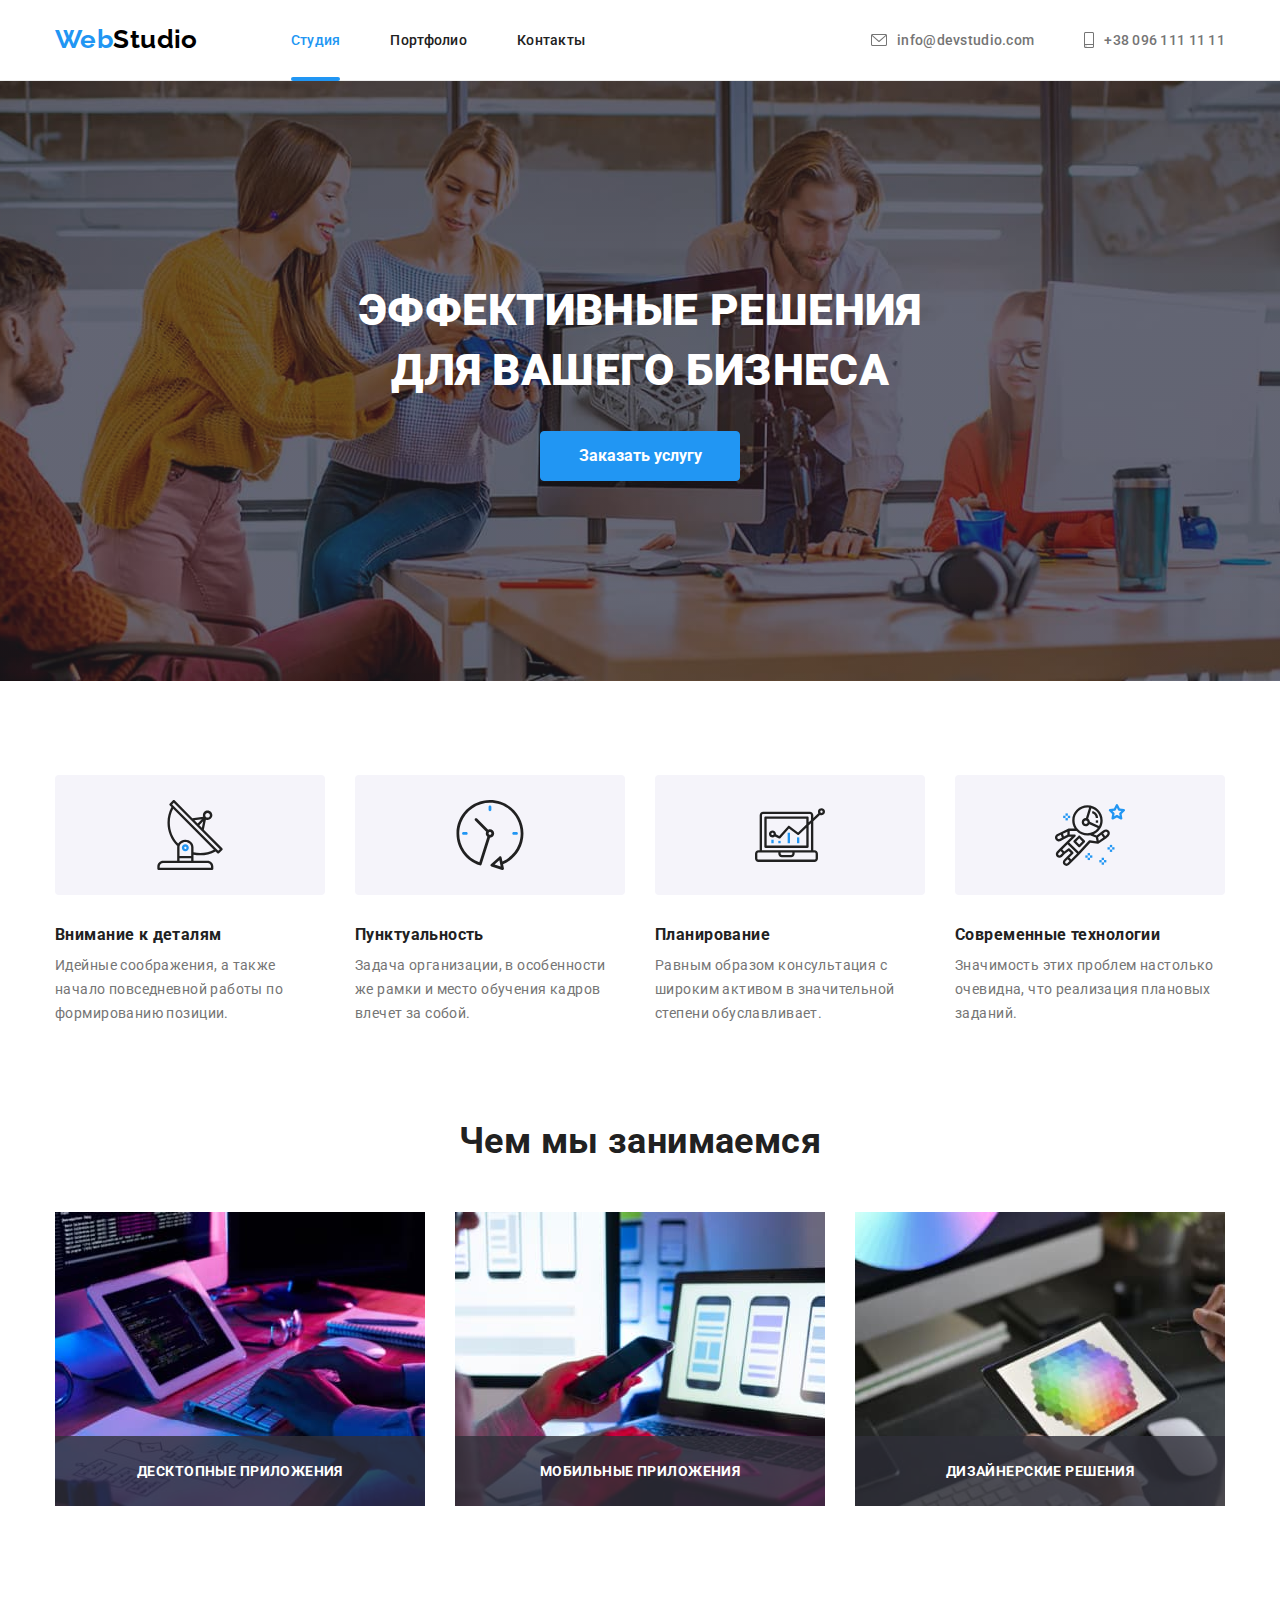
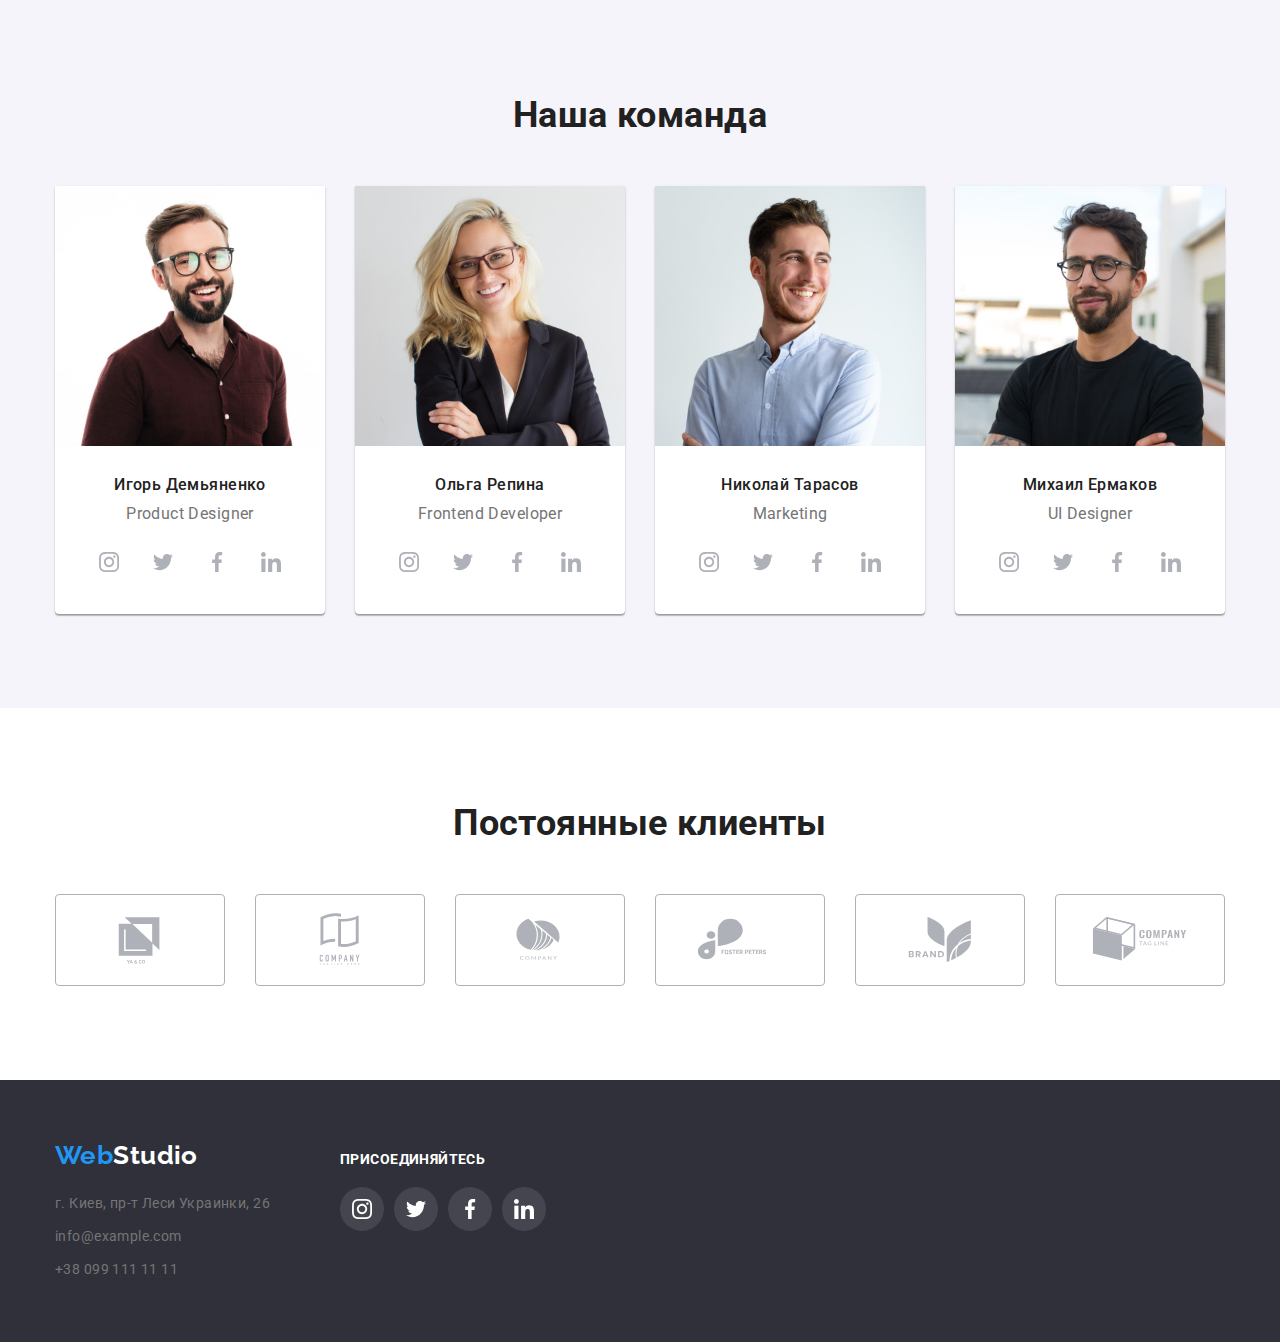
<file: index.html>
<!DOCTYPE html>
<html lang="ru">
<head>
    <meta charset="UTF-8">
    <meta http-equiv="X-UA-Compatible" content="IE=edge">
    <meta name="viewport" content="width=device-width, initial-scale=1.0">
    <title>WebStudio (Version 2.1)</title>
        <link rel="preconnect" href="https://fonts.googleapis.com">
    <link rel="preconnect" href="https://fonts.gstatic.com" crossorigin>
    <link href="https://fonts.googleapis.com/css2?family=Raleway:wght@700&family=Roboto:wght@400;500;700;900&display=swap"
        rel="stylesheet">
    <link rel="stylesheet" href="https://cdnjs.cloudflare.com/ajax/libs/modern-normalize/1.1.0/modern-normalize.min.css">
    <link rel="stylesheet" href="./css/styles.css">
    </head>
<body>
    <!-- header-->
    <header class="header-nav">
    <div class="header-div container">
    
            <a lang="en" href="./index.html" class="logo-link"><span class="logo-accent">Web</span><span
                    class="logo-header">Studio</span></a>
            
            <nav>
                <ul class="nav list">
                    <li><a class="nav-link current" href="./index.html">Студия</a></li>
                    <li><a class="nav-link" href="./portfolio.html">Портфолио</a></li>
                    <li><a class="nav-link" href="">Контакты</a></li>
                </ul>
            </nav>
                <ul class="contact-list">
                    <li><a class="nav-contact" href="mailto:info@devstudio.com">
                        <svg class="contacts-icon" width="16" height="12">
                            <use href="./images/icons.svg#icon-envelope"></use>
                        </svg>
                        info@devstudio.com</a></li>
                    <li><a class="nav-contact" href="tel:+380961111111">
                        <svg class="contacts-icon" width="10" height="16">
                            <use href="./images/icons.svg#icon-smartphone"></use>
                        </svg>
                        +38 096 111 11 11</a></li>
                </ul>
    
    </div>
    </header>
        <!-- main -->
    <main>
        <!--Герой-->
        <section class="hero">
            <div class="container">
            <h1 class="hero-title">Эффективные решения <br>для вашего бизнеса</h1>
            <button class="hero-button" type="button" data-modal-open>Заказать услугу</button>
            </div>
        </section>
        
            <!-- Особенности -->
        <section class="features section">
            <div class="container">
                    <h2 class="section-title-hidden">Особенности</h2>
                    <ul class="features list">
                        <li class="features-list-item">
                            <div class="features-icon-box">
                                <svg class="features-icon">
                                    <use href="./images/icons.svg#icon-antenna-1"></use>
                                </svg>
                            </div>
                                
                            <h3 class="title-text">Внимание к деталям</h3>
                            <p class="features-paragraph">Идейные соображения, а также начало повседневной работы по формированию позиции.
                            </p>
                        </li>
                        <li class="features-list-item">
                            <div class="features-icon-box">
                                <svg class="features-icon">
                                    <use href="./images/icons.svg#icon-clock-1"></use>
                                </svg>
                            </div>
                                
                            <h3 class="title-text">Пунктуальность</h3>
                            <p class="features-paragraph">Задача организации, в особенности же рамки и место обучения кадров влечет за
                                собой.</p>
                        </li>
                        <li class="features-list-item">
                            <div class="features-icon-box">
                                <svg class="features-icon">
                                    <use href="./images/icons.svg#icon-diagram-1"></use>
                                </svg>
                            </div>

                            <h3 class="title-text">Планирование</h3>
                            <p class="features-paragraph">Равным образом консультация с широким активом в значительной степени
                                обуславливает.</p>
                        </li>
                        <li class="features-list-item">
                            <div class="features-icon-box">
                                <svg class="features-icon">
                                    <use href="./images/icons.svg#icon-astronaut-1"></use>
                                </svg>
                            </div>
                            <h3 class="title-text">Современные технологии</h3>
                            <p class="features-paragraph">Значимость этих проблем настолько очевидна, что реализация плановых заданий.</p>
                        </li>
                    </ul>

            </div>

        </section>

        <!--Чем мы занимаемся-->
        <section class="occupation section">
            <div class="container">
                <h2 class="section-title">Чем мы занимаемся</h2>
                <ul class="occupation list">
                    <li class="occupation-item"><img src="./images/box1.jpg" alt="печатаем" width="370">
                        <div class="occupation-overlay"></div>
                        <span class="occupation-text">Десктопные приложения</span>

                    </li>
                    <li class="occupation-item"><img src="./images/box2.jpg" alt="смотрим в телефон" width="370">
                        <div class="occupation-overlay"></div>
                        <span class="occupation-text">Мобильные приложения</span>
                    </li>
                    <li class="occupation-item"><img src="./images/box3.jpg" alt="выбираем цвета в планшете" width="370">
                    <div class="occupation-overlay"></div>
                    <span class="occupation-text">Дизайнерские решения</span>
                    </li>
                </ul>

            </div>

        </section>

        <!--Наша команда-->
        <section class="team section">
            <div class="container">
                        <h2 class="section-title">Наша команда</h2>
                        <ul class="team list">
                            <li class="team-member"><img src="./images/teamcard1.jpg" alt="Игорь Демьяненко" width="270">
                                <div class="team-card">
                                    <h3 class="team-name">Игорь Демьяненко</h3>
                                    <p class="team-job">Product Designer</p>
                                    <ul class="team-social">
                                        <li class="team-social-item">
                                            <a href="" class="team-social-link" aria-label="instagram link" rel="noreferrer noopener">
                                                <svg class="team-social-icon">
                                                    <use href="./images/icons.svg#icon-instagram-2"></use>
                                                </svg>
                                            </a>                                            
                                        </li>

                                        <li class="team-social-item">
                                            <a href="" class="team-social-link" aria-label="twitter link" rel="noreferrer noopener">
                                                <svg class="team-social-icon">
                                                    <use href="./images/icons.svg#icon-twitter-1"></use>
                                                </svg>
                                            </a>                                            
                                        </li>

                                        <li class="team-social-item">
                                            <a href="" class="team-social-link" aria-label="facebook link" rel="noreferrer noopener">
                                                <svg class="team-social-icon">
                                                    <use href="./images/icons.svg#icon-facebook-1"></use>
                                                </svg>
                                            </a>                                            
                                        </li>

                                        <li class="team-social-item">
                                            <a href="" class="team-social-link" aria-label="linkedin link" rel="noreferrer noopener">
                                                <svg class="team-social-icon">
                                                    <use href="./images/icons.svg#icon-linkedin-1"></use>
                                                </svg>
                                            </a>                                            
                                        </li>
                                    </ul>
                                </div>
                            </li>

                            <li class="team-member">
                                <img src="./images/teamcard2.jpg" alt="Ольга Репина" width="270">
                                <div class="team-card">
                                    <h3 class="team-name">Ольга Репина</h3>
                                    <p class="team-job">Frontend Developer</p>
                                    <ul class="team-social">
                                        <li class="team-social-item">
                                            <a href="" class="team-social-link" aria-label="instagram link" rel="noreferrer noopener">
                                                <svg class="team-social-icon">
                                                    <use href="./images/icons.svg#icon-instagram-2"></use>
                                                </svg>
                                            </a>
                                        </li>
                                    
                                        <li class="team-social-item">
                                            <a href="" class="team-social-link" aria-label="twitter link" rel="noreferrer noopener">
                                                <svg class="team-social-icon">
                                                    <use href="./images/icons.svg#icon-twitter-1"></use>
                                                </svg>
                                            </a>
                                        </li>
                                    
                                        <li class="team-social-item">
                                            <a href="" class="team-social-link" aria-label="facebook link" rel="noreferrer noopener">
                                                <svg class="team-social-icon">
                                                    <use href="./images/icons.svg#icon-facebook-1"></use>
                                                </svg>
                                            </a>
                                        </li>
                                    
                                        <li class="team-social-item">
                                            <a href="" class="team-social-link" aria-label="linkedin link" rel="noreferrer noopener">
                                                <svg class="team-social-icon">
                                                    <use href="./images/icons.svg#icon-linkedin-1"></use>
                                                </svg>
                                            </a>
                                        </li>
                                    </ul>
                                </div>
                            </li>

                            <li class="team-member">
                                <img src="./images/teamcard3.jpg" alt="Николай Тарасов" width="270">
                                <div class="team-card">
                                    <h3 class="team-name">Николай Тарасов</h3>
                                    <p class="team-job">Marketing</p>
                                    <ul class="team-social">
                                        <li class="team-social-item">
                                            <a href="" class="team-social-link" aria-label="instagram link" rel="noreferrer noopener">
                                                <svg class="team-social-icon">
                                                    <use href="./images/icons.svg#icon-instagram-2"></use>
                                                </svg>
                                            </a>
                                        </li>
                                    
                                        <li class="team-social-item">
                                            <a href="" class="team-social-link" aria-label="twitter link" rel="noreferrer noopener">
                                                <svg class="team-social-icon">
                                                    <use href="./images/icons.svg#icon-twitter-1"></use>
                                                </svg>
                                            </a>
                                        </li>
                                    
                                        <li class="team-social-item">
                                            <a href="" class="team-social-link" aria-label="facebook link" rel="noreferrer noopener">
                                                <svg class="team-social-icon">
                                                    <use href="./images/icons.svg#icon-facebook-1"></use>
                                                </svg>
                                            </a>
                                        </li>
                                    
                                        <li class="team-social-item">
                                            <a href="" class="team-social-link" aria-label="linkedin link" rel="noreferrer noopener">
                                                <svg class="team-social-icon">
                                                    <use href="./images/icons.svg#icon-linkedin-1"></use>
                                                </svg>
                                            </a>
                                        </li>
                                    </ul>
                                </div>
                            </li>

                            <li class="team-member">
                                <img src="./images/teamcard4.jpg" alt="Михаил Ермаков" width="270">
                                <div class="team-card">
                                    <h3 class="team-name">Михаил Ермаков</h3>
                                    <p class="team-job">UI Designer</p>
                                    <ul class="team-social">
                                        <li class="team-social-item">
                                            <a href="" class="team-social-link" aria-label="instagram link" rel="noreferrer noopener">
                                                <svg class="team-social-icon">
                                                    <use href="./images/icons.svg#icon-instagram-2"></use>
                                                </svg>
                                            </a>
                                        </li>
                                    
                                        <li class="team-social-item">
                                            <a href="" class="team-social-link" aria-label="twitter link" rel="noreferrer noopener">
                                                <svg class="team-social-icon">
                                                    <use href="./images/icons.svg#icon-twitter-1"></use>
                                                </svg>
                                            </a>
                                        </li>
                                    
                                        <li class="team-social-item">
                                            <a href="" class="team-social-link" aria-label="facebook link" rel="noreferrer noopener">
                                                <svg class="team-social-icon">
                                                    <use href="./images/icons.svg#icon-facebook-1"></use>
                                                </svg>
                                            </a>
                                        </li>
                                    
                                        <li class="team-social-item">
                                            <a href="" class="team-social-link" aria-label="linkedin link" rel="noreferrer noopener">
                                                <svg class="team-social-icon">
                                                    <use href="./images/icons.svg#icon-linkedin-1"></use>
                                                </svg>
                                            </a>
                                        </li>
                                    </ul>
                                </div>
                            </li>
                        </ul>

            </div>

        </section>

        <section class="clients section">
            <div class="container">
                <h2 class="section-title">Постоянные клиенты</h2>
                <ul class="clients-list">
                    <li class="clients-list-item">
                        <a href="" class="clients-link" aria-label="clien1 link" rel="noreferrer noopener">
                            <svg class="client-icon" width= "106" height= "60">
                                <use href="./images/icons.svg#icon-ya--co"></use>
                            </svg>
                        </a>
                    </li>
                    <li class="clients-list-item">
                        <a href="" class="clients-link" aria-label="client2 link" rel="noreferrer noopener">
                            <svg class="client-icon" width= "106" height= "60">
                                <use href="./images/icons.svg#icon-company-tagline-here"></use>
                            </svg>
                        </a>
                    </li>
                    <li class="clients-list-item">
                        <a href="" class="clients-link" aria-label="client3 link" rel="noreferrer noopener">
                            <svg class="client-icon" width= "106" height= "60">
                                <use href="./images/icons.svg#icon-company-circle"></use>
                            </svg>
                        </a>
                    </li>
                    <li class="clients-list-item">
                        <a href="" class="clients-link" aria-label="client4 link" rel="noreferrer noopener">
                            <svg class="client-icon" width= "106" height= "60">
                                <use href="./images/icons.svg#icon-foster-peters"></use>
                            </svg>
                        </a>
                    </li>
                    <li class="clients-list-item">
                        <a href="" class="clients-link" aria-label="client5 link" rel="noreferrer noopener">
                            <svg class="client-icon" width= "106" height= "60">
                                <use href="./images/icons.svg#icon-brand"></use>
                            </svg>
                        </a>
                    </li>
                    <li class="clients-list-item">
                        <a href="" class="clients-link" aria-label="client6 link" rel="noreferrer noopener">
                            <svg class="client-icon" width= "106" height= "60">
                                <use href="./images/icons.svg#icon-company-box"></use>
                            </svg>
                        </a>
                    </li>
                </ul>

            </div>

        </section>

    </main>

<!-- footer -->
        <footer class="footer">
            <div class="container"> 
        <section class="footer-container">

        <div>
        <a lang="en" href="./index.html" class="logo-link-footer"><span class="logo-accent">Web</span><span class="logo-footer">Studio</span></a>
        <address>
            <ul class="list footer-list">
                <li><a class="address" href="https://goo.gl/maps/949zWMk1F1yrqGog6" target="_blank" rel="noreferrer noopener">г. Киев, пр-т Леси Украинки, 26</a></li>
                <li><a class="address" href="mailto:info@example.com">info@example.com</a></li>
                <li><a class="address" href="tel:+380991111111">+38 099 111 11 11</a></li>
            </ul>
        </address>
        </div>

        <section class="join-section">
            <h3 class="join">присоединяйтесь</h3>
            <ul class="join-social">
                <li class="join-social-item">
                    <a href="" class="join-social-link" aria-label="instagram link" rel="noreferrer noopener">
                        <svg class="join-social-icon">
                            <use href="./images/icons.svg#icon-instagram-2"></use>
                        </svg>
                    </a>
                </li>
            
                <li class="join-social-item">
                    <a href="" class="join-social-link" aria-label="instagram link" rel="noreferrer noopener">
                        <svg class="join-social-icon">
                            <use href="./images/icons.svg#icon-twitter-1"></use>
                        </svg>
                    </a>
                </li>
            
                <li class="join-social-item">
                    <a href="" class="join-social-link" aria-label="instagram link" rel="noreferrer noopener">
                        <svg class="join-social-icon">
                            <use href="./images/icons.svg#icon-facebook-1"></use>
                        </svg>
                    </a>
                </li>
            
                <li class="join-social-item">
                    <a href="" class="join-social-link" aria-label="instagram link" rel="noreferrer noopener">
                        <svg class="join-social-icon">
                            <use href="./images/icons.svg#icon-linkedin-1"></use>
                        </svg>
                    </a>
                </li>
            </ul>
        </section>
            </div>

        </footer>

        <div class="backdrop is-hidden" data-modal>
            <div class="modal">
                <button class="modal-button" type="button" data-modal-close>
                    <svg class="modal-close">
                        <use href="images/icons.svg#icon-close"></use>
                    </svg>
                </button>
            </div>
        </div>

        <script src="./js/modal.js"></script>

    </body>
</html>
</file>
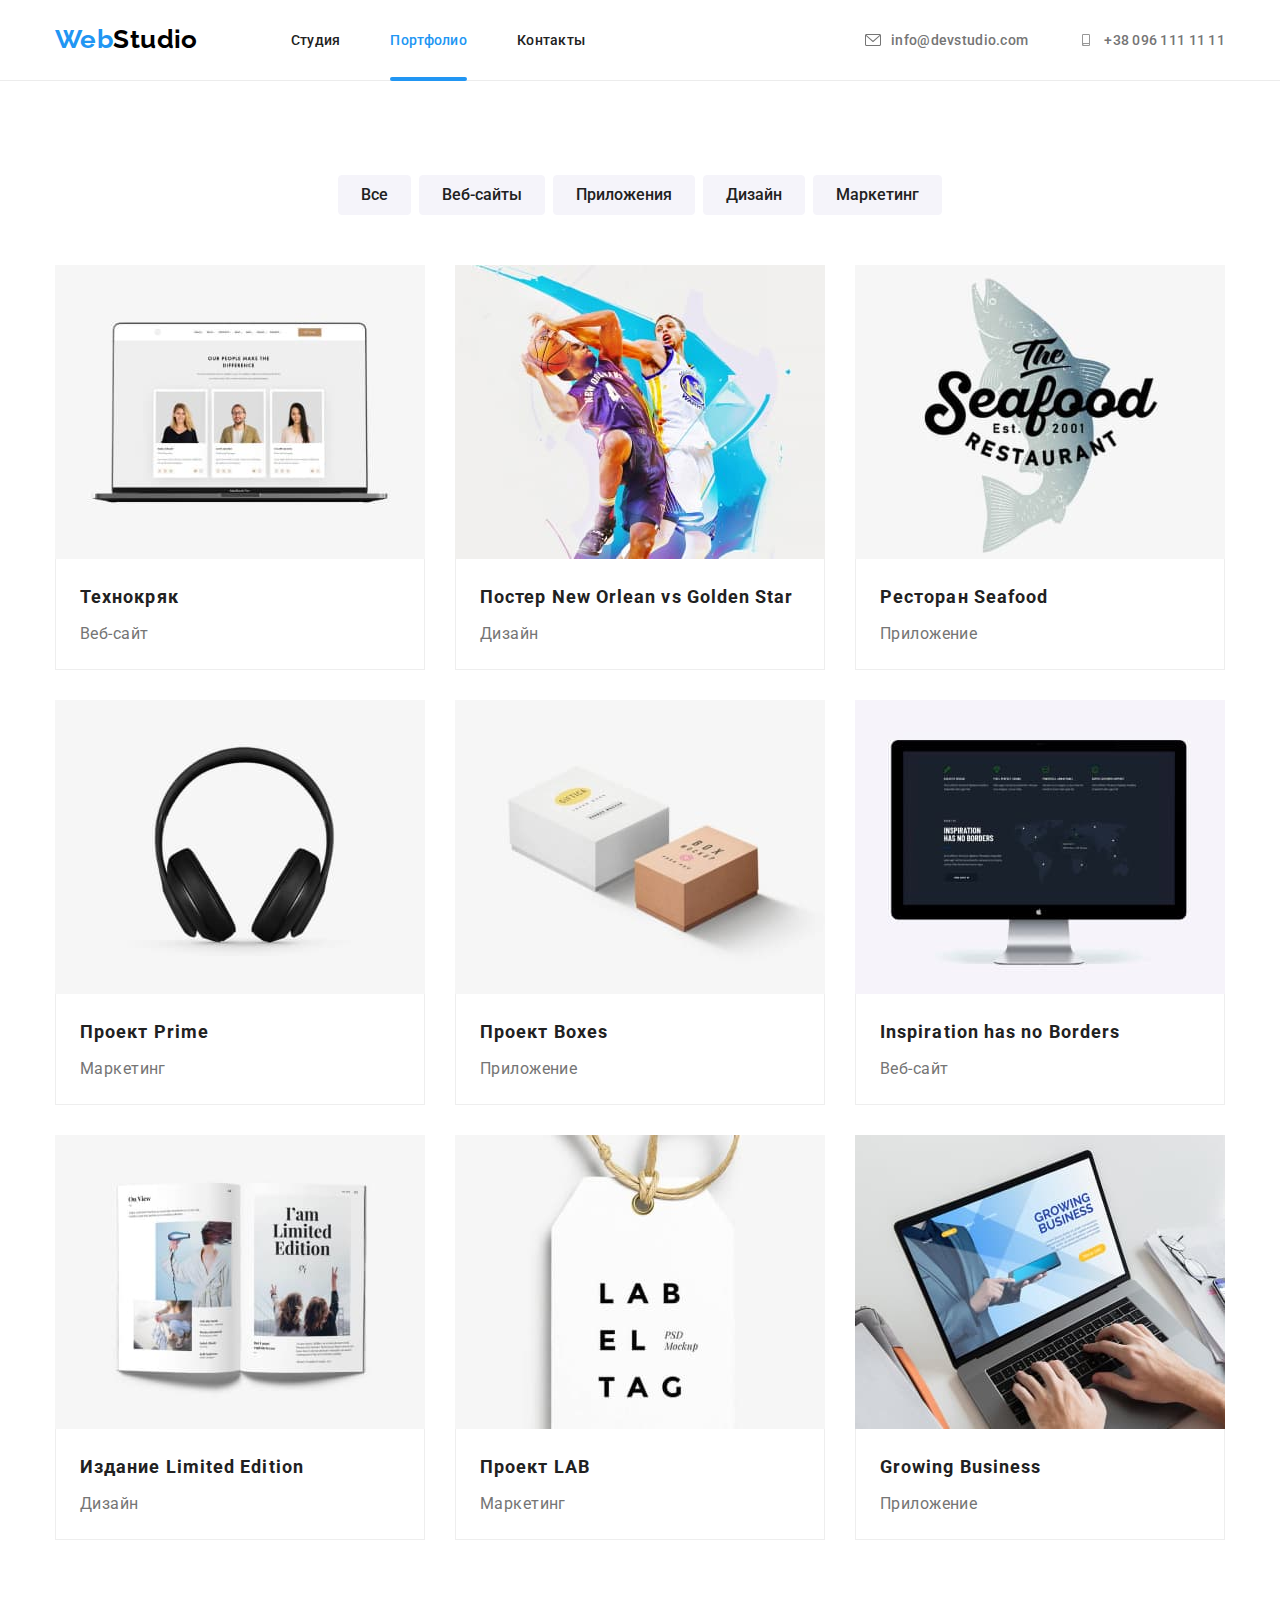
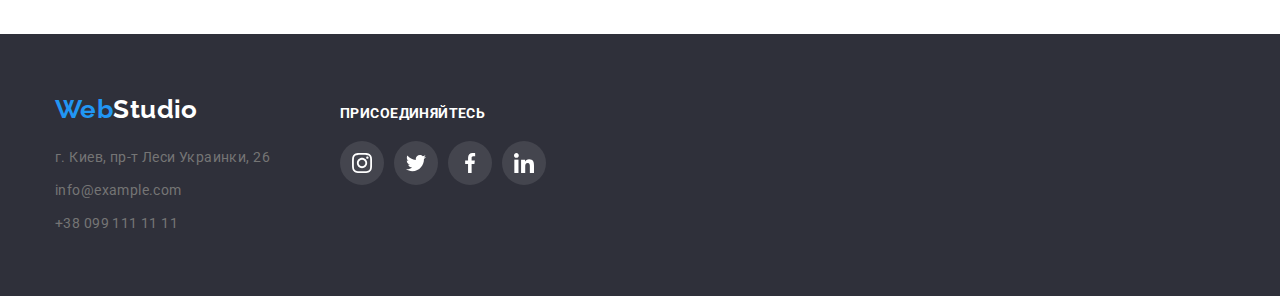
<file: portfolio.html>
<!DOCTYPE html>
<html lang="ru">

<head>
    <meta charset="UTF-8">
    <meta http-equiv="X-UA-Compatible" content="IE=edge">
    <meta name="viewport" content="width=device-width, initial-scale=1.0">
    <title>WebStudio (Version 2.1)</title>
    <link rel="preconnect" href="https://fonts.googleapis.com">
    <link rel="preconnect" href="https://fonts.gstatic.com" crossorigin>
    <link
        href="https://fonts.googleapis.com/css2?family=Raleway:wght@700&family=Roboto:wght@400;500;700;900&display=swap"
        rel="stylesheet">
    <link rel="stylesheet" href="https://cdnjs.cloudflare.com/ajax/libs/modern-normalize/1.1.0/modern-normalize.min.css">
    <link rel="stylesheet" href="./css/styles.css">
</head>

<body>
<!-- header -->
    <header class="header-nav">
        <div class="header-div container">
    
            <a lang="en" href="./index.html" class="logo-link"><span class="logo-accent">Web</span><span
                    class="logo-header">Studio</span></a>
    
            <nav>
                <ul class="nav list">
                    <li><a class="nav-link" href="./index.html">Студия</a></li>
                    <li><a class="nav-link current" href="./portfolio.html">Портфолио</a></li>
                    <li><a class="nav-link" href="">Контакты</a></li>
                </ul>
            </nav>
            <ul class="contact-list">
                <li><a class="nav-contact" href="mailto:info@devstudio.com">
                        <svg class="contacts-icon" width="16" height="12">
                            <use href="./images/icons.svg#icon-envelope"></use>
                        </svg>
                        info@devstudio.com</a></li>
                <li><a class="nav-contact" href="tel:+380961111111">
                        <svg class="contacts-icon" width="16" height="12">
                            <use href="./images/icons.svg#icon-smartphone"></use>
                        </svg>
                        +38 096 111 11 11</a></li>
            </ul>
    
        </div>
    </header>

<!-- main -->
    <main>
       <!-- filters -->
       <section class="section">
           <div class="container">
           <h1 class="section-title-hidden">Портфолио</h1>
           <ul class="filter list">
            <li><button class="filter-button" type="button">Все</button></li>
            <li><button class="filter-button" type="button">Веб-сайты</button></li>
            <li><button class="filter-button" type="button">Приложения</button></li>
            <li><button class="filter-button" type="button">Дизайн</button></li>
            <li><button class="filter-button" type="button">Маркетинг</button></li>
           </ul>
        

       <!-- projects -->
       
               <ul class="projects list">
            <li class="project-item">
                <a href="" class="link project-item-link">
                    <div class="thumb-portfolio"> 
                        <img  width="370" src="./images/technokr.jpg" alt="Технокряк">
                                               
                        <div class="portfolio-overlay"></div>
                        <span class="portfolio-overlay-text">Технокряк это современная площадка распространения коронавируса. Компании
                            используют эту платформу для цифрового
                            шпионажа и атак на защищённые сервера конкурентов.</span>
                    </div>

                    <div class="project-text">
                        <h2 class="title-portfolio">Технокряк</h2>
                        <p class="project-type">Веб-сайт</p>
                    </div>

                </a>
            </li>

            <li class="project-item">
                <a href="" class="link project-item-link">
                    <div class="thumb-portfolio"> 
                    <img width="370" src="./images/poster-new-orlean.jpg" alt="Постер New Orlean vs Golden Star">
                    <div class="portfolio-overlay"></div>
                    <span class="portfolio-overlay-text">Lorem ipsum dolor, sit amet consectetur adipisicing elit. Exercitationem ab quos fugit vitae quis dolorum accusantium non alias, assumenda perferendis!</span>
                    </div>
                <div class="project-text">
                    
                    <h2 class="title-portfolio">Постер New Orlean vs Golden Star</h2>
                    <p class="project-type">Дизайн</p>
                </div>               
                </a>
            </li>

            <li class="project-item">
                <a href="" class="link project-item-link">
                    <div class="thumb-portfolio">
                    <img width="370" src="./images/seafood.jpg" alt="Ресторан Seafood">
                    <div class="portfolio-overlay"></div>
                    <span class="portfolio-overlay-text">Lorem ipsum dolor, sit amet consectetur adipisicing elit. Exercitationem ab quos
                        fugit vitae quis dolorum accusantium non alias, assumenda perferendis!</span>
                    </div>
                <div class="project-text">
                    <h2 class="title-portfolio">Ресторан Seafood</h2>
                    <p class="project-type">Приложение</p>
                </div>
                </a>
            </li>

            <li class="project-item">
                <a href="" class="link project-item-link">
                    <div class="thumb-portfolio">
                    <img width="370" src="./images/prime.jpg" alt="Проект Prime">
                    <div class="portfolio-overlay"></div>
                    <span class="portfolio-overlay-text">Lorem ipsum dolor, sit amet consectetur adipisicing elit. Exercitationem ab quos
                        fugit vitae quis dolorum accusantium non alias, assumenda perferendis!</span>
                    </div>
                <div class="project-text">
                    <h2 class="title-portfolio">Проект Prime</h2>
                    <p class="project-type">Маркетинг</p>
                </div>
                </a>
            </li>

        <li class="project-item">
                <a href="" class="link project-item-link">
                    <div class="thumb-portfolio">
                    <img width="370" src="./images/boxes.jpg" alt="Проект Boxes">
                    <div class="portfolio-overlay"></div>
                    <span class="portfolio-overlay-text">Lorem ipsum dolor, sit amet consectetur adipisicing elit. Exercitationem ab quos
                        fugit vitae quis dolorum accusantium non alias, assumenda perferendis!</span>
                    </div>
                <div class="project-text">
                    <h2 class="title-portfolio">Проект Boxes</h2>
                    <p class="project-type">Приложение</p>
                </div>
                </a>
            </li>

            <li class="project-item">
                <a href="" class="link project-item-link">
                    <div class="thumb-portfolio">
                    <img width="370" src="./images/inspiration.jpg" alt="Inspiration has no Borders">
                    <div class="portfolio-overlay"></div>
                    <span class="portfolio-overlay-text">Lorem ipsum dolor, sit amet consectetur adipisicing elit. Exercitationem ab quos
                        fugit vitae quis dolorum accusantium non alias, assumenda perferendis!</span>
                    </div>
                <div class="project-text">
                    <h2 class="title-portfolio">Inspiration has no Borders</h2>
                    <p class="project-type">Веб-сайт</p>
                </div>
                </a>
            </li>

            <li class="project-item">
                <a href="" class="link project-item-link">
                    <div class="thumb-portfolio">
                    <img width="370" src="./images/limited-edition.jpg" alt="Издание Limited Edition">
                    <div class="portfolio-overlay"></div>
                    <span class="portfolio-overlay-text">Lorem ipsum dolor, sit amet consectetur adipisicing elit. Exercitationem ab quos
                        fugit vitae quis dolorum accusantium non alias, assumenda perferendis!</span>
                    </div>
                <div class="project-text">
                    <h2 class="title-portfolio">Издание Limited Edition</h2>
                    <p class="project-type">Дизайн</p>
                </div>
                </a>
            </li>

            <li class="project-item">
                <a href="" class="link project-item-link">
                    <div class="thumb-portfolio">
                    <img width="370" src="./images/lab.jpg" alt="Проект LAB">
                    <div class="portfolio-overlay"></div>
                    <span class="portfolio-overlay-text">Lorem ipsum dolor, sit amet consectetur adipisicing elit. Exercitationem ab quos
                        fugit vitae quis dolorum accusantium non alias, assumenda perferendis!</span>
                    </div>
                <div class="project-text">
                    <h2 class="title-portfolio">Проект LAB</h2>
                    <p class="project-type">Маркетинг</p>
                </div>
                </a>
            </li>
            <li class="project-item">
                <a href="" class="link project-item-link">
                    <div class="thumb-portfolio">
                    <img width="370" src="./images/growing-business.jpg" alt="Growing Business">
                    <div class="portfolio-overlay"></div>
                    <span class="portfolio-overlay-text">Lorem ipsum dolor, sit amet consectetur adipisicing elit. Exercitationem ab quos
                        fugit vitae quis dolorum accusantium non alias, assumenda perferendis!</span>
                    </div>
                <div class="project-text">
                    <h2 class="title-portfolio">Growing Business</h2>
                    <p class="project-type">Приложение</p>
                </div>
                </a>
            </li>   
           </ul>
        </div>
       </section>

   </main>

<!-- footer -->
<footer class="footer">
    <div class="container">
    <section class="footer-container">
         

        <div>
            <a lang="en" href="./index.html" class="logo-link-footer"><span class="logo-accent">Web</span><span
                    class="logo-footer">Studio</span></a>
            <address>
                <ul class="list footer-list">
                    <li><a class="address" href="https://goo.gl/maps/949zWMk1F1yrqGog6" target="_blank"
                            rel="noreferrer noopener">г. Киев, пр-т Леси Украинки, 26</a></li>
                    <li><a class="address" href="mailto:info@example.com">info@example.com</a></li>
                    <li><a class="address" href="tel:+380991111111">+38 099 111 11 11</a></li>
                </ul>
            </address>
        </div>

        <section class="join-section">
            <h3 class="join">присоединяйтесь</h3>
            <ul class="join-social">
                <li class="join-social-item">
                    <a href="" class="join-social-link" aria-label="instagram link" rel="noreferrer noopener">
                        <svg class="join-social-icon">
                            <use href="./images/icons.svg#icon-instagram-2"></use>
                        </svg>
                    </a>
                </li>

                <li class="join-social-item">
                    <a href="" class="join-social-link" aria-label="instagram link" rel="noreferrer noopener">
                        <svg class="join-social-icon">
                            <use href="./images/icons.svg#icon-twitter-1"></use>
                        </svg>
                    </a>
                </li>

                <li class="join-social-item">
                    <a href="" class="join-social-link" aria-label="instagram link" rel="noreferrer noopener">
                        <svg class="join-social-icon">
                            <use href="./images/icons.svg#icon-facebook-1"></use>
                        </svg>
                    </a>
                </li>

                <li class="join-social-item">
                    <a href="" class="join-social-link" aria-label="instagram link" rel="noreferrer noopener">
                        <svg class="join-social-icon">
                            <use href="./images/icons.svg#icon-linkedin-1"></use>
                        </svg>
                    </a>
                </li>
            </ul>
            
        </section>
        </div>


        </div>
</footer>
<!-- </div> -->

</body>

</html>
</file>
<file: css/styles.css>
/*
шрифты
roboto 400 500 700 900
raleway 700
font-family: 'Raleway', sans-serif;
font-family: 'Roboto', sans-serif;
cubic-bezier(0.4, 0, 0.2, 1)

transition-property:
transition-duration: 250ms;
transition-timing-function: var(--cubic);
transition-delay: 0;
*/

:root {
  --main-text: #757575;
  --title-color: #212121;
  --accent-color: #2196f3;
  --main-background: #ffffff;
  --secondary-background: #f5f4fa;
  --black: #000000;
  --white: #ffffff;
  --dark-background: #2f303a;
  --address-inactive: color: rgba(255, 255, 255, 0.6);
  --header-border: #ECECEC;
  --hero-button-hover: #188CE8;
  --social-icon: #AFB1B8;
  --cubic: cubic-bezier(0.4, 0, 0.2, 1);
}

/*  */

.link {
  text-decoration: none;
}

body {
  color: var(--main-text);
  background-color: var(--main-background);
  font-family: "Roboto", sans-serif;
  font-size: 14px;
  line-height: 1.71;
  letter-spacing: 0.03em;
}


h1, h2, h3, p {
  margin: 0;
  padding: 0;
}

img {
  display: block;
  max-width: 100%;
  height: auto;;
}

ul {
  list-style: none;
  margin: 0;
  padding: 0;
}

.container {
width: 1200px;
padding: 0 15px;
margin-right: auto;
margin-left: auto;
}

.section {
padding-top: 94px;
padding-bottom: 94px;
}


/* header */

header {
  border-bottom: 1px solid #ECECEC; 
}
.header-div {
  display: flex;
  align-items: center;
  justify-content: flex-start;
  }


.logo-link {
  display: block;
  padding-top: 24px;
  padding-bottom: 24px;
  text-decoration: none;
}

.logo-accent {
  color: var(--accent-color);
  font-family: "Raleway", sans-serif;
  font-weight: 700;
  font-size: 26px;
  line-height: 1.17;
}
.logo-header {
  color: var(--black);
  font-family: "Raleway", sans-serif;
  font-weight: 700;
  font-size: 26px;
  line-height: 1.17;
}
.logo-footer {
  color: var(--main-background);
  font-family: "Raleway", sans-serif;
  font-weight: 700;
  font-size: 26px;
  line-height: 1.17;
}

.nav-link {
  display: block;
  padding-top: 32px;
  padding-bottom: 32px;

  color: var(--title-color);
  font-weight: 500;
  line-height: 1.17;
  text-decoration: none;
  letter-spacing: 0.02em;

  transition: color 250ms var(--cubic);
  }
.nav-link:hover,
.nav-link:focus,
.nav-link:active {
  color: var(--accent-color);
}
.current {
  display: block;
  padding-top: 32px;
  padding-bottom: 32px;

  color: var(--accent-color);
  font-weight: 500;
  text-decoration: none;
  letter-spacing: 0.02em;
  position: relative;
}

.current::after {
  content: "";
  display: flex;
  width: 100%;
  height: 4px;
  background-color: var(--accent-color);
  border-radius: 2px;
  position: absolute;
  bottom: -1px;
}

.contact-list {
  display: flex;
  margin-left: auto;
}
.contact-list li + li {
  margin-left: 50px;
}

.nav-contact {
  display: flex;
  justify-content: space-evenly;
  justify-content: center;
  align-items: center;
  padding-top: 32px;
  padding-bottom: 32px;

  color: var(--main-text);
  font-weight: 500;
  line-height: 1.17;
  text-decoration: none;
  letter-spacing: 0.02em;

  transition: color 250ms var(--cubic);
 
}
.nav-contact:hover,
.nav-contact:target {
  color: var(--accent-color);
}

.contacts-icon {
  fill: currentColor;
  margin-right: 10px;
}

.nav {
  display: flex;
  margin-left: 93px;
  }
  
.nav li:not(:last-child) {
  margin-right: 50px;
}

/* hero */
.hero {
  background-color: var(--dark-background);
  text-align: center;
  padding-top: 200px;
  padding-bottom: 200px;
  background-image: linear-gradient(rgba(47,48,58,0.4), rgba(47,48,58,0.4)), url("../images/hero.jpg") ;
  max-width: 1600px;
  margin-left: auto;
  margin-right: auto;
  background-repeat: no-repeat;
  background-position: center;
  background-size: cover;
  }

.hero-title {
  font-size: 44px;
  color: var(--white);
  font-weight: 900;
  line-height: 1.36;
  text-transform: uppercase;
  margin-bottom: 30px;
}
.hero-button {
  background-color: var(--accent-color);
  border: 1px solid var(--accent-color);
  border-radius: 4px;
  color: var(--white);
  cursor: pointer;
  font-family: inherit;
  font-weight: 700;
  line-height: 1.875;
  font-size: 16px;
  width: 200px;
  height: 50px;

transition: background-color 250ms var(--cubic);
}
.hero-button:hover,
.hero-button:focus {
background-color: var(--hero-button-hover);
}



/* main */

/* features */

.features.list {
display: flex;
justify-content: center;
}

.features-list-item {
  width: 270px;
}

.features.list li+li {
    margin-left: 30px;
}
.features-paragraph {
  display: block;
  width: 270px; 
}
.features-icon {
  width: 70px;
  height: 70px;

}
.features-icon-box {
  display: flex;
  justify-content: space-evenly;
  justify-content: center;
  align-items: center;
  width: 270px;
  height: 120px;
  background-color: var(--secondary-background);
  border-radius: 4px;
  margin-bottom: 30px;
  }

.section-title {
  color: var(--title-color);
  font-weight: 700;
  font-size: 36px;
  line-height: 1.17;
  text-align: center;
  margin-bottom: 50px;
}

.title-text {
  color: var(--title-color);
  font-weight: 700;
  line-height: 1.17;
  margin-bottom: 10px;
}

/* visually hidden */
.section-title-hidden {
  position: absolute;
  white-space: nowrap;
  width: 1px;
  height: 1px;
  overflow: hidden;
  border: 0;
  padding: 0;
  clip: rect(0 0 0 0);
  clip-path: inset(50%);
  margin: -1px;
}

/* occupation */
.occupation.section {
  padding-top: 0;
}

.occupation.list {
  display: flex;
  justify-content: center;
}
.occupation li+li {
  margin-left: 30px;
}

.occupation-item {
  position: relative;
}



.occupation-overlay {
  background-color: var(--dark-background);
  display: block;
  position: absolute;
  height: 70px;
  left: 0;
  right: 0;
  bottom: 0;
  opacity: 80%;

}

.occupation-text {
font-style: normal;
font-weight: 700;
font-size: 14px;
line-height: 16px;
letter-spacing: 0.03em;
text-transform: uppercase;
text-align: center;
color: var(--main-background);

display: block;
width: 370px;
position: absolute;
bottom: 27px;
}

/* team */
.team.section {
  background-color: var(--secondary-background);
}

.team.list {
  display: flex;
  justify-content: center;
}

.team-member {
  background-color: var(--main-background);
  box-shadow: 0px 1px 3px rgba(0, 0, 0, 0.12), 0px 1px 1px rgba(0, 0, 0, 0.14), 0px 2px 1px rgba(0, 0, 0, 0.2);
  border-radius: 0px 0px 4px 4px;
  width: 270px;
  text-align: center;
}

.team > li+li {
  margin-left: 30px;
}

.team-card {
  padding-top: 30px;
  padding-bottom: 30px;
}

.team-name {
  color: var(--title-color);
  font-weight: 500;
  line-height: 1.17;
  font-size: 16px;
}
.team-job {
  line-height: 1.17;
  font-size: 16px;
  margin-top: 10px;
}
 .team-social {
    margin-top: 16px;
    display: flex;
    justify-content: space-evenly;
    justify-content: center;
    align-items: center;
  }
  .team-social-item {
    color: var(--social-icon);    
    }

  .team-social-item:not(:last-child) {
    margin-right: 10px;
  }

  .team-social-link {
    color: var(--social-icon);
    fill: var(--social-icon);
    width: 44px;
    height: 44px;
    display: flex;
    justify-content: center;
    align-items: center;
    border-radius: 50%;
    
    transition: background-color 250ms var(--cubic);
      }

  .team-social-icon {
    width: 20px;
    height: 20px;
    fill: currentColor;
  }

  .team-social-link:hover, .team-social-link:focus {
    color: var(--main-background);
    fill: currentColor;
    background-color: var(--accent-color);
  }



/* clients section */
  .clients-list {
    display: flex;
  }
  .clients-list-item {
    display: flex;
          }

  .clients-link {
    color: var(--social-icon);
    width: 170px;
    height: 92px;
    border: 1px solid var(--social-icon);
    border-radius: 4px;
    display: flex;
    justify-content: center;
    align-items: center;

    transition: border 250ms var(--cubic), color 250ms var(--cubic);
          }

  .clients-list-item:not(:last-child) {
    margin-right: 30px;
  }
.clients-link:hover, .clients-link:focus {
  border: 1px solid var(--accent-color);
  color: var(--accent-color);
}

.client-icon {
  /* width: 106px;
  height: 60px; */
  fill: currentColor;
}

/* footer */
.footer {  
  margin-right: auto;
  margin-left: auto;
  padding-top: 60px;
  padding-bottom: 60px;
  background-color: var(--dark-background);
}

.logo-link-footer {
  display: block;
  margin-bottom: 20px;
  text-decoration: none;
}

.address-text {
  color: var(--white);
  font-style: normal;
  text-decoration: none;
}
.address {
  color: var(--address-inactive);
  font-style: normal;
  text-decoration: none;

  transition: color 250ms var(--cubic);

}
.address:hover,
.address:focus {
  color: var(--white);
}
address ul {
  padding-left: 0;
}

.footer-list li+li {
  margin-top: 9px;
}
/* join footer section */
  .footer-container {
    display: flex;
    align-items: baseline;
  }
  .join-section {
    margin-left: 70px;
    width: 206px;
    }

  .join {
  font-family: Roboto;
  font-style: normal;
  font-weight: 700;
  font-size: 14px;
  line-height: 16px;
  letter-spacing: 0.03em;
  text-transform: uppercase;
  color: var(--main-background);
  margin-bottom: 20px;
  }

  .join-social {
    display: flex;
    align-items: center;
  }

  .join-social-link {
    color: var(--main-background);
    width: 44px;
    height: 44px;
    background-color: rgba(255, 255, 255, 0.1);
    border-radius: 50%; 
    display: flex;  
    justify-content: center;
    align-items: center;  

    transition: background-color 250ms var(--cubic);
      }
  
  .join-social-item:not(:last-child) {
    margin-right: 10px;
     }

  .join-social-link:hover, .join-social-link:focus {
    background-color: var(--accent-color);
  }

  .join-social-icon {
    width: 20px;
    height: 20px;
    fill: currentColor;
  }

/* portfolio */
.filter {
  display: flex;
  justify-content: center;
}
.filter li+li {
  margin-left: 8px;
}

.filter-button {
  background-color: var(--secondary-background);
  color: var(--title-color);
  line-height: 1.625;
  font-family: inherit;
  font-weight: 500;
  font-size: 16px;
  border: 1px solid var(--secondary-background);
  border-radius: 4px;
  padding: 6px 22px;

  transition: background-color 250ms var(--cubic), 
  color 250ms var(--cubic), 
  border 250ms var(--cubic), 
  box-shadow 250ms var(--cubic);
}
.filter-button:hover,
.filter-button:focus {
  background-color: var(--accent-color);
  color: var(--main-background);
  cursor: pointer;
  border: 1px solid var(--accent-color);
  box-shadow: 0px 3px 1px rgba(0, 0, 0, 0.1), 0px 1px 2px rgba(0, 0, 0, 0.08), 0px 2px 2px rgba(0, 0, 0, 0.12);
}

.title-portfolio {
  color: var(--title-color);
  font-size: 18px;
  line-height: 2;
  letter-spacing: 0.06em;
  margin-bottom: 4px;
}
.project-type {
  line-height: 1.875;
  color: var(--main-text);
  font-size: 16px;
}
.projects.list {
  margin-top: 50px;
  display: flex;
  flex-wrap: wrap;
  justify-content: center;
}

.project-item {
  margin-bottom: 30px;  
  margin-left: 30px;
}

.projects li:nth-child(3n+1) {
  margin-left: 0;
}
.projects li:nth-last-child(-n+3) {
  margin-bottom: 0;
}

.project-item-link {
  display: block;
  width: 370px;
  position: relative;

  transition: box-shadow 250ms var(--cubic);
   
  
}

.project-item-link:hover, .project-item-link:focus {
  box-shadow: 0px 1px 1px rgba(0, 0, 0, 0.12), 0px 4px 4px rgba(0, 0, 0, 0.06), 1px 4px 6px rgba(0, 0, 0, 0.16);
  
}

.thumb-portfolio {
  display: block;
  position: relative;
  overflow: hidden;
  top: 0;
  left: 0;
  width: 370px;
}

.portfolio-overlay {
  position: absolute;
  display: block;
  background-color: var(--accent-color);
  
  width: 100%;
  height: 294px;
  top: 0;
  left: 0;

  transition: transform 250ms var(--cubic);
  transform: translateY(101%);
  opacity: 90%;

}

.portfolio-overlay-text {
position: absolute;
display: block;
width: 322px;
height: 100%;
top: 63px;
left: 24px;

font-size: 18px;
line-height: 28px;
letter-spacing: 0.03em;
color: var(--main-background);

transition: transform 250ms var(--cubic);
transform: translateY(101%);
}

.project-item-link:hover .portfolio-overlay, .project-item-link:focus .portfolio-overlay {
  transform: translateY(0);
}

.project-item-link:hover .portfolio-overlay-text, .project-item-link:focus .portfolio-overlay-text {
  transform: translateY(0);
}

.project-text {
  width: 370px;
  padding: 20px 24px;
  border-right: 1px solid #EEEEEE;
  border-left: 1px solid #EEEEEE;
  border-bottom: 1px solid #EEEEEE;
}

/* модалка */

.backdrop {
  position: fixed;
  top: 0;
  left: 0;
  right: 0;
  bottom: 0;
  background: rgba(0, 0, 0, 0.2);

  transition: opacity 250ms var(--cubic);
   
}

.is-hidden {
  visibility: 0;
  opacity: 0;
  pointer-events: none;
}

.backdrop.is-hidden .modal {
  transform: translate(-50%, 300%) scale(3);
    
}

.modal {
  min-width: 528px;
  min-height: 581px;
  background-color: var(--main-background);
  position: absolute;
  top: 50%;
  left: 50%;
  transform: translate(-50%, -50%) scale(1);

  transition: transform 300ms var(--cubic);
}



.modal-close {
  width: 11px;
  height: 11px;
  fill: currentColor;
    
}

.modal-button {
  padding: 0;
  position: absolute;
  right: 8px;
  top: 8px;
  width: 30px;
  height: 30px;
  
  display: flex;
  align-items: center;
  justify-content: center;

  background-color: var(--main-background);
  color: #000000;
  border: 1px solid #0000001A;
  border-radius: 50%;
    
}

.modal-button:hover, .modal-button:focus {
  color: var(--accent-color);
}
</file>
